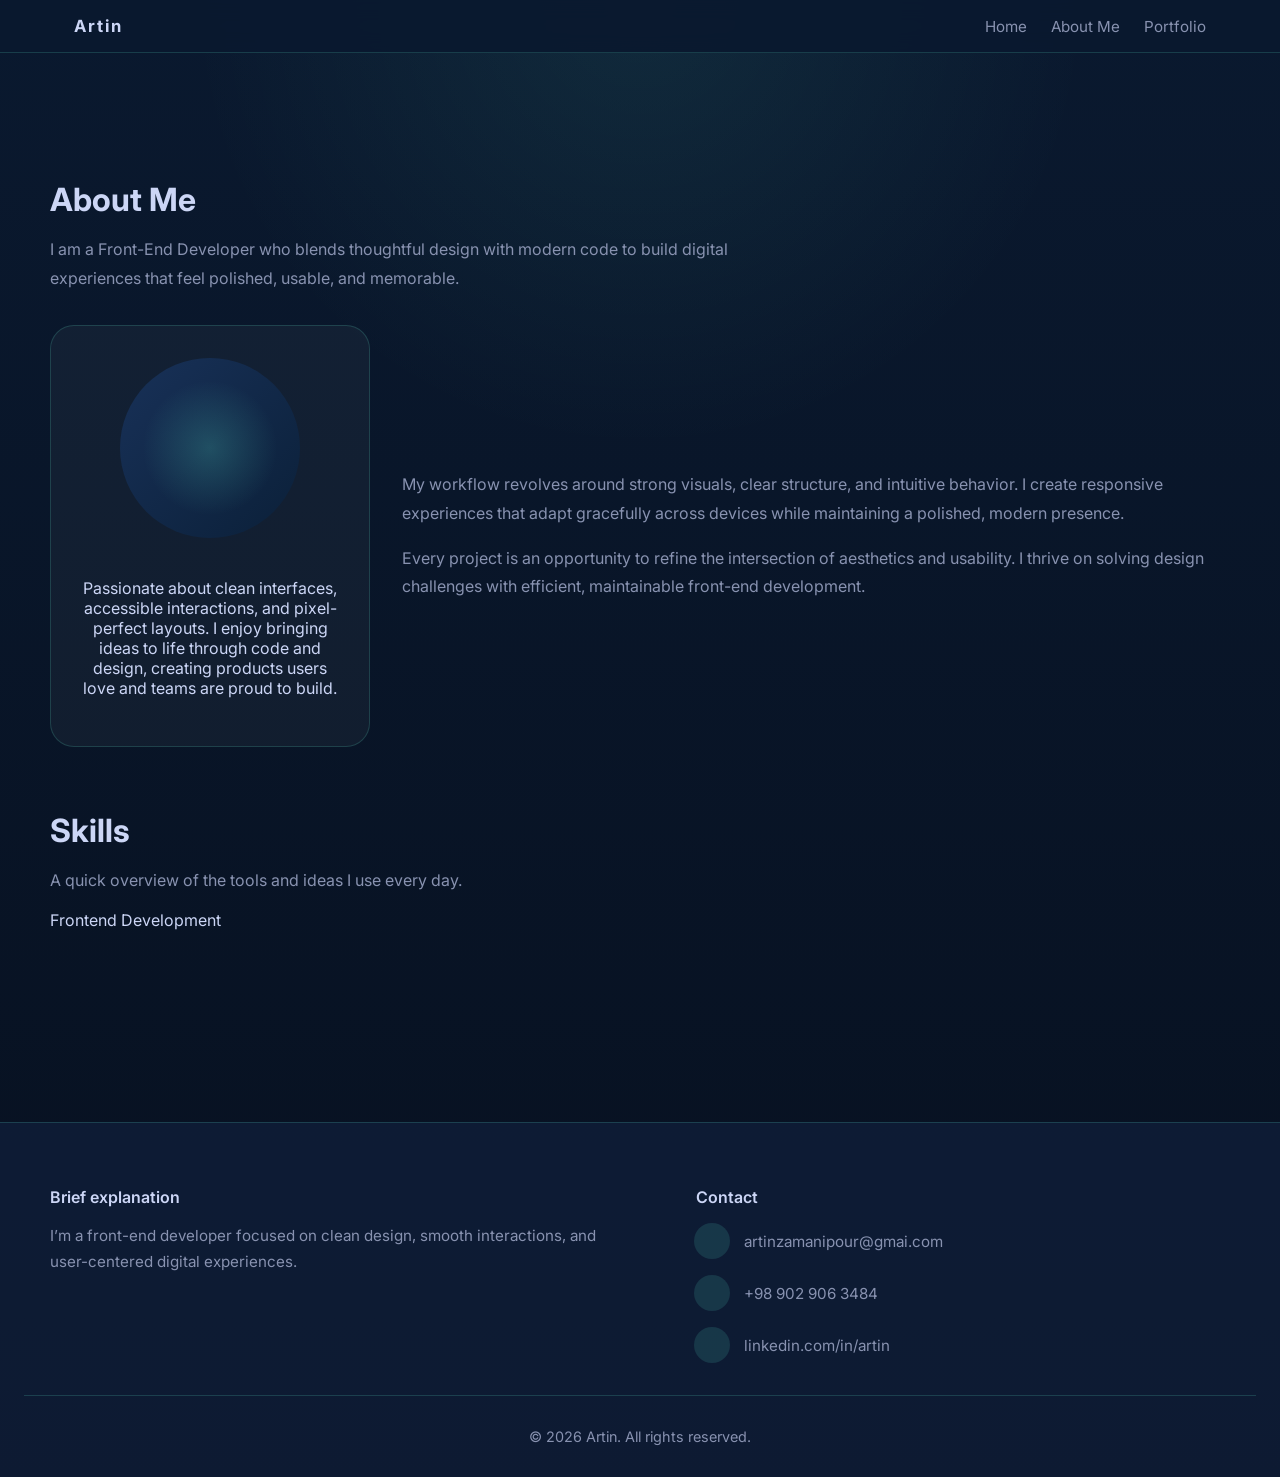
<file: aboutme.html>
﻿<!DOCTYPE html>
<html lang="en">
<head>
  <meta charset="UTF-8" />
  <meta name="viewport" content="width=device-width, initial-scale=1.0" />
  <title>About Me | Artin's Website</title>
  <link rel="preconnect" href="https://fonts.googleapis.com" />
  <link rel="preconnect" href="https://fonts.gstatic.com" crossorigin />
  <link href="https://fonts.googleapis.com/css2?family=Inter:wght@400;500;600;700&display=swap" rel="stylesheet" />
  <link rel="stylesheet" href="style.css" />
</head>
<body>
  <header>
    <div class="nav-inner">
      <div class="brand">Artin</div>
      <nav aria-label="Primary navigation">
        <a class="nav-link" href="index.html">Home</a>
        <a class="nav-link" href="aboutme.html">About Me</a>
        <a class="nav-link" href="portfolio.html">Portfolio</a>
      </nav>
    </div>
  </header>

  <main>
    <section class="section">
      <div class="section-inner">
        <h2 class="section-title">About Me</h2>
        <p class="section-subtitle">I am a Front-End Developer who blends thoughtful design with modern code to build digital experiences that feel polished, usable, and memorable.</p>
        <div class="about-grid">
          <div class="profile-card">
            <div class="profile-image" aria-hidden="true"></div>
            <p>Passionate about clean interfaces, accessible interactions, and pixel-perfect layouts. I enjoy bringing ideas to life through code and design, creating products users love and teams are proud to build.</p>
          </div>
          <div class="bio-card">
            <p>My workflow revolves around strong visuals, clear structure, and intuitive behavior. I create responsive experiences that adapt gracefully across devices while maintaining a polished, modern presence.</p>
            <p>Every project is an opportunity to refine the intersection of aesthetics and usability. I thrive on solving design challenges with efficient, maintainable front-end development.</p>
          </div>
        </div>
      </div>
      <section class="section skills-section">
      <div class="section-inner">
        <h2 class="section-title">Skills</h2>
        <p class="section-subtitle">A quick overview of the tools and ideas I use every day.</p>
        <div class="skills-rotator" aria-live="polite">
          <span class="skills-rotator-line"></span>
        </div>
      </div>
    </section>
    </section>
  </main>
  <footer class="footer">
    <div class="footer-inner">
      <div class="footer-column">
        <h3 class="footer-title">Brief explanation</h3>
        <p class="footer-text">I’m a front-end developer focused on clean design, smooth interactions, and user-centered digital experiences.</p>
      </div>
      <div class="footer-column">
        <h3 class="footer-title wwv">Contact</h3>
        <div class="footer-links footer-contact-list">
          <a class="footer-link footer-contact-item" href="mailto:artinzamanipour@gmai.com">
            <span class="contact-icon"><i class="fas fa-envelope" aria-hidden="true"></i></span>
            artinzamanipour@gmai.com
          </a>
          <a class="footer-link footer-contact-item" href="tel:+98 902 906 3484">
            <span class="contact-icon"><i class="fas fa-phone" aria-hidden="true"></i></span>
            +98 902 906 3484
          </a>
          <a class="footer-link footer-contact-item" href="https://www.linkedin.com" target="_blank" rel="noreferrer noopener">
            <span class="contact-icon"><i class="fab fa-linkedin-in" aria-hidden="true"></i></span>
            linkedin.com/in/artin
          </a>
        </div>
      </div>
    </div>
    <div class="footer-bottom">© 2026 Artin. All rights reserved.</div>
  </footer>
  <script>
      const skills = [
        'Frontend Development',
        'UI / UX Design',
        'Responsive Layouts',
        'Performance Optimization',
        'Component Systems',
        'Modern Tooling'
      ];
      const skillsLine = document.querySelector('.skills-rotator-line');
      if (skillsLine) {
        let current = 0;
        function showSkill() {
          skillsLine.classList.remove('fade-in');
          skillsLine.classList.add('fade-out');
          setTimeout(() => {
            skillsLine.textContent = skills[current];
            skillsLine.classList.remove('fade-out');
            skillsLine.classList.add('fade-in');
            current = (current + 1) % skills.length;
          }, 250);
        }
        showSkill();
        setInterval(showSkill, 3500);
      }

  </script>
</body>
</html>
</file>
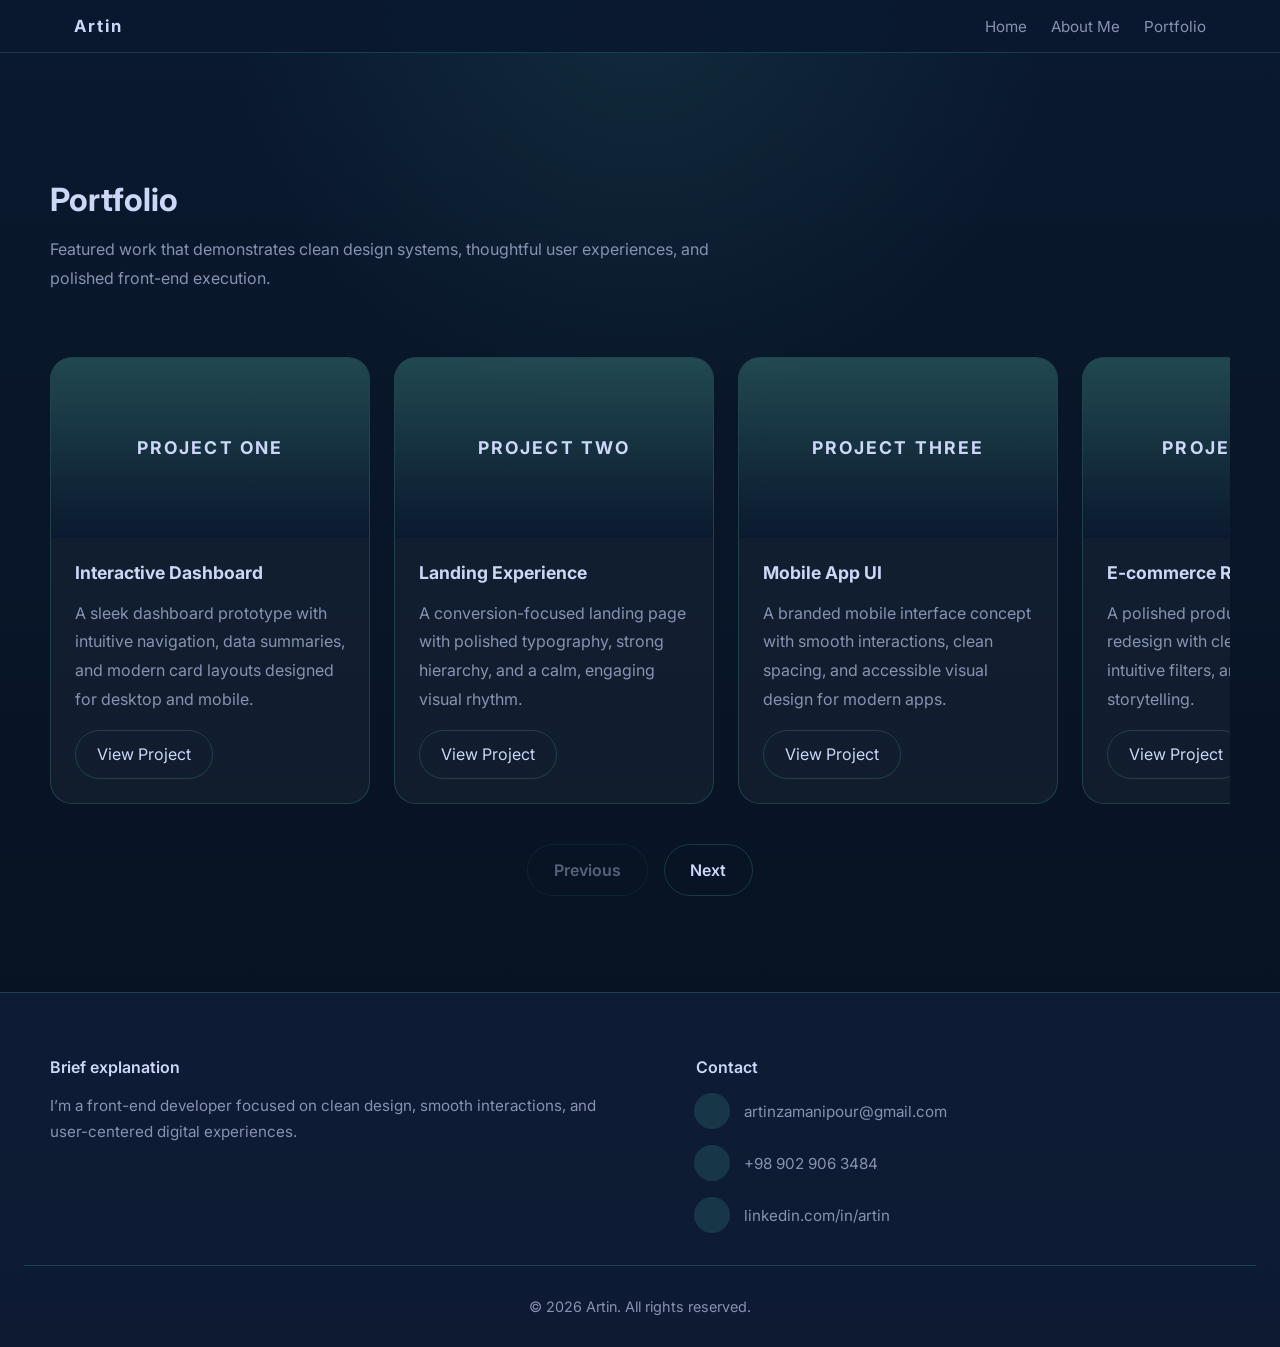
<file: portfolio.html>
﻿<!DOCTYPE html>
<html lang="en">
<head>
  <meta charset="UTF-8" />
  <meta name="viewport" content="width=device-width, initial-scale=1.0" />
  <title>Portfolio | Artin's Website</title>
  <link rel="preconnect" href="https://fonts.googleapis.com" />
  <link rel="preconnect" href="https://fonts.gstatic.com" crossorigin />
  <link href="https://fonts.googleapis.com/css2?family=Inter:wght@400;500;600;700&display=swap" rel="stylesheet" />
  <link rel="stylesheet" href="style.css" />
</head>
<body>
  <header>
    <div class="nav-inner">
      <div class="brand">Artin</div>
      <nav aria-label="Primary navigation">
        <a class="nav-link" href="index.html">Home</a>
        <a class="nav-link" href="aboutme.html">About Me</a>
        <a class="nav-link" href="portfolio.html">Portfolio</a>
      </nav>
    </div>
  </header>

  <main>
    <section class="section">
      <div class="section-inner">
        <h2 class="section-title">Portfolio</h2>
        <p class="section-subtitle">Featured work that demonstrates clean design systems, thoughtful user experiences, and polished front-end execution.</p>
        <div class="portfolio-slider-wrapper">
          <div class="portfolio-grid" id="portfolioSlider">
            <article class="project-card">
              <div class="project-image">Project One</div>
              <div class="project-content">
                <h3 class="project-title">Interactive Dashboard</h3>
                <p class="project-description">A sleek dashboard prototype with intuitive navigation, data summaries, and modern card layouts designed for desktop and mobile.</p>
                <button class="project-button" type="button">View Project</button>
              </div>
            </article>

            <article class="project-card">
              <div class="project-image">Project Two</div>
              <div class="project-content">
                <h3 class="project-title">Landing Experience</h3>
                <p class="project-description">A conversion-focused landing page with polished typography, strong hierarchy, and a calm, engaging visual rhythm.</p>
                <button class="project-button" type="button">View Project</button>
              </div>
            </article>

            <article class="project-card">
              <div class="project-image">Project Three</div>
              <div class="project-content">
                <h3 class="project-title">Mobile App UI</h3>
                <p class="project-description">A branded mobile interface concept with smooth interactions, clean spacing, and accessible visual design for modern apps.</p>
                <button class="project-button" type="button">View Project</button>
              </div>
            </article>

            <article class="project-card">
              <div class="project-image">Project Four</div>
              <div class="project-content">
                <h3 class="project-title">E-commerce Redesign</h3>
                <p class="project-description">A polished product catalog redesign with clear purchase paths, intuitive filters, and refined visual storytelling.</p>
                <button class="project-button" type="button">View Project</button>
              </div>
            </article>

            <article class="project-card">
              <div class="project-image">Project Five</div>
              <div class="project-content">
                <h3 class="project-title">Brand Website</h3>
                <p class="project-description">A modern brand site concept with bold imagery, responsive layouts, and a strong focus on user engagement.</p>
                <button class="project-button" type="button">View Project</button>
              </div>
            </article>
          </div>
          <div class="portfolio-controls">
            <button id="prevProject" class="slider-button" type="button">Previous</button>
            <button id="nextProject" class="slider-button" type="button">Next</button>
          </div>
        </div>
      </div>
    </section>
  </main>
 
   <footer class="footer">
    <div class="footer-inner">
      <div class="footer-column">
        <h3 class="footer-title">Brief explanation</h3>
        <p class="footer-text">I’m a front-end developer focused on clean design, smooth interactions, and user-centered digital experiences.</p>
      </div>
      <div class="footer-column">
        <h3 class="footer-title wwv">Contact</h3>
        <div class="footer-links footer-contact-list">
          <a class="footer-link footer-contact-item" href="mailto:artinzamanipour@gmai.com">
            <span class="contact-icon"><i class="fas fa-envelope" aria-hidden="true"></i></span>
            artinzamanipour@gmail.com
          </a>
          <a class="footer-link footer-contact-item" href="tel:+98 902 906 3484">
            <span class="contact-icon"><i class="fas fa-phone" aria-hidden="true"></i></span>
            +98 902 906 3484
          </a>
          <a class="footer-link footer-contact-item" href="https://www.linkedin.com" target="_blank" rel="noreferrer noopener">
            <span class="contact-icon"><i class="fab fa-linkedin-in" aria-hidden="true"></i></span>
            linkedin.com/in/artin
          </a>
        </div>
      </div>
    </div>
    <div class="footer-bottom">© 2026 Artin. All rights reserved.</div>
  </footer>
   <script>
  document.addEventListener('DOMContentLoaded', function () {
  // انتخاب المان‌ها با همان idهایی که داری
  const grid = document.querySelector('.portfolio-grid');
  const prevBtn = document.getElementById('prevProject');
  const nextBtn = document.getElementById('nextProject');
  const cards = document.querySelectorAll('.project-card');

  if (!grid || !prevBtn || !nextBtn || cards.length === 0) return;

  // اطمینان از overflow:hidden روی grid (بدون تغییر در CSS)
  grid.style.overflow = 'hidden';

  let currentIndex = 0;
  const totalCards = cards.length;
  const gap = 24; // همون gap-6 که توی CSS داری

  function getCardsPerView() {
    if (window.innerWidth < 768) return 1;
    if (window.innerWidth < 1024) return 2;
    return 3;
  }

  function getCardWidth() {
    const firstCard = cards[0];
    // از offsetWidth یا getBoundingClientRect استفاده می‌کنیم
    return firstCard.offsetWidth || firstCard.getBoundingClientRect().width || 300;
  }

  function updateSlider() {
    const perView = getCardsPerView();
    const maxIndex = Math.max(0, totalCards - perView);
    if (currentIndex > maxIndex) currentIndex = maxIndex;
    if (currentIndex < 0) currentIndex = 0;

    const cardWidth = getCardWidth();
    const slideWidth = cardWidth + gap;
    // مقدار translateX یکسان برای همه کارت‌ها
    const offset = -currentIndex * slideWidth;

    // به همه کارت‌ها یک transform یکسان می‌دیم (با هم حرکت می‌کنن)
    cards.forEach(card => {
      card.style.transform = `translateX(${offset}px)`;
      card.style.transition = 'transform 0.5s cubic-bezier(0.25, 0.46, 0.45, 0.94)';
    });

    // غیرفعال کردن دکمه‌ها
    prevBtn.disabled = currentIndex === 0;
    nextBtn.disabled = currentIndex >= maxIndex;
    prevBtn.style.opacity = currentIndex === 0 ? '0.4' : '1';
    nextBtn.style.opacity = currentIndex >= maxIndex ? '0.4' : '1';
  }

  // رویدادهای کلیک
  nextBtn.addEventListener('click', function () {
    const perView = getCardsPerView();
    const maxIndex = Math.max(0, totalCards - perView);
    if (currentIndex < maxIndex) {
      currentIndex++;
      updateSlider();
    }
  });

  prevBtn.addEventListener('click', function () {
    if (currentIndex > 0) {
      currentIndex--;
      updateSlider();
    }
  });

  // ریسپانسیو
  let resizeTimer;
  window.addEventListener('resize', function () {
    clearTimeout(resizeTimer);
    resizeTimer = setTimeout(function () {
      const perView = getCardsPerView();
      const maxIndex = Math.max(0, totalCards - perView);
      if (currentIndex > maxIndex) currentIndex = maxIndex;
      updateSlider();
    }, 200);
  });

  // اجرای اولیه
  window.addEventListener('load', updateSlider);
  setTimeout(updateSlider, 300);
});
</script>
</body>
</html>
</file>
<file: style.css>
﻿:root {
  color-scheme: dark;
  --bg: #0a192f;
  --surface: #112240;
  --text: #ccd6f6;
  --muted: #8892b0;
  --accent: #64ffda;
  --border: rgba(100, 255, 218, 0.16);
  scroll-behavior: smooth;
}

* {
  box-sizing: border-box;
}

html {
  scroll-behavior: smooth;
}

body {
  margin: 0;
  min-height: 100vh;
  font-family: "Inter", system-ui, sans-serif;
  background: radial-gradient(circle at top, rgba(100, 255, 218, 0.08), transparent 28%), linear-gradient(180deg, #0a192f 0%, #07101f 100%);
  color: var(--text);
}

a {
  color: inherit;
}

button {
  font: inherit;
  cursor: pointer;
}

header {
  position: fixed;
  inset: 0 0 auto 0;
  z-index: 10;
  background: rgba(10, 25, 47, 0.94);
  border-bottom: 1px solid var(--border);
  backdrop-filter: blur(10px);
}

.nav-inner {
  max-width: 1180px;
  margin: 0 auto;
  padding: 1rem 1.5rem;
  display: flex;
  align-items: center;
  justify-content: space-between;
  gap: 1rem;
}

.brand {
  font-size: 1.05rem;
  font-weight: 700;
  letter-spacing: 0.12em;
}

nav {
  display: flex;
  gap: 1.5rem;
  flex-wrap: wrap;
}

.nav-link {
  color: var(--muted);
  font-size: 0.95rem;
  text-decoration: none;
  transition: color 180ms ease;
}

.nav-link:hover,
.nav-link:focus-visible {
  color: var(--accent);
}

main {
  padding-top: 84px;
}

.section {
  padding: 6rem 1.5rem;
}

.section-inner {
  max-width: 1180px;
  margin: 0 auto;
}

.hero {
  position: relative;
  min-height: calc(100vh - 84px);
  display: flex;
  align-items: center;
  justify-content: flex-start;
  padding: 0 1.5rem;
  overflow: hidden;
}

.hero-bg {
  position: absolute;
  inset: 0;
  z-index: 0;
  overflow: hidden;
  background: linear-gradient(180deg, rgba(10, 25, 47, 0.9), rgba(10, 25, 47, 0.95));
}

.hero-video {
  position: absolute;
  inset: 0;
  width: 100%;
  height: 100%;
  object-fit: cover;
  opacity: 0.65;
  filter: brightness(0.55) saturate(0.95);
}

.hero-overlay {
  position: absolute;
  inset: 0;
  background: linear-gradient(180deg, rgba(10, 25, 47, 0.45), rgba(10, 25, 47, 0.85));
  pointer-events: none;
}

.hero-layout {
  position: relative;
  z-index: 1;
  width: 100%;
  max-width: 1180px;
  display: grid;
  grid-template-columns: minmax(0, 1fr) minmax(320px, 360px);
  gap: 3rem;
  align-items: start;
  margin-left: 2rem;
}

.hero-content {
  justify-self: start;
  text-align: left;
  max-width: 700px;
  width: 100%;
}

.hero-title {
  margin: 0;
  font-size: clamp(3rem, 6vw, 5.2rem);
  line-height: 1;
  letter-spacing: -0.05em;
}

.hero-subtitle {
  margin: 2.2rem 0 1rem;
  font-size: 1.15rem;
  color: var(--muted);
  line-height: 1.8;
  max-width: 640px;
  white-space: nowrap;
  overflow: hidden;
  border-right: 2px solid rgba(100, 255, 218, 0.75);
  animation: typewriter 4.5s steps(40,end) 1, blink-caret 700ms step-end infinite;
}

.hero-text {
  margin: 0;
  max-width: 680px;
  color: var(--muted);
  font-size: 1rem;
  line-height: 1.8;
  
}

@keyframes typewriter {
  from { width: 0; }
  to { width: 100%; }
}

@keyframes blink-caret {
  50% { border-color: transparent; }
}

.hero-card {
  position: relative;
  right: auto;
  bottom: auto;
  width: 100%;
  max-width: 360px;
  padding: 1.5rem;
  border-radius: 26px;
  border: 1px solid rgba(100, 255, 218, 0.18);
  background: rgba(255, 255, 255, 0.08);
  box-shadow: 0 24px 60px rgba(100, 255, 218, 0.12);
  backdrop-filter: blur(20px);
  color: #eef6ff;
  z-index: 1;
}

.hero-card {
  align-self: start;
}

.hero-card-top {
  display: flex;
  align-items: center;
  justify-content: space-between;
  gap: 0.75rem;
  margin-bottom: 1rem;
}

.hero-card-label {
  font-size: 0.72rem;
  letter-spacing: 0.26em;
  text-transform: uppercase;
  color: #8ee9d4;
}

.hero-card-chip {
  font-size: 0.75rem;
  padding: 0.35rem 0.85rem;
  border-radius: 999px;
  background: rgba(94, 234, 212, 0.14);
  color: #d6fff2;
}

.hero-card-body {
  display: flex;
  gap: 1rem;
  align-items: center;
}

.hero-card-thumb {
  width: 60px;
  height: 60px;
  display: grid;
  place-items: center;
  border-radius: 22px;
  background: rgba(255, 255, 255, 0.12);
  border: 1px solid rgba(255, 255, 255, 0.12);
  color: #64ffda;
}

.hero-card h3 {
  margin: 0;
  font-size: 1rem;
  line-height: 1.3;
  color: #f5f8ff;
}

.hero-card p {
  margin: 0.5rem 0 0;
  color: #d3e3ff;
  font-size: 0.95rem;
  line-height: 1.7;
}

.hero-card-link {
  display: inline-flex;
  margin-top: 1rem;
  color: #64ffda;
  font-weight: 600;
  text-decoration: none;
  border-bottom: 1px solid transparent;
  transition: border-color 180ms ease;
}

.hero-card-link:hover,
.hero-card-link:focus-visible {
  border-color: #f472b6;
}

.social-row {
  margin-top: 2.5rem;
  display: flex;
  justify-content: flex-start;
  gap: 1rem;
  flex-wrap: wrap;
}

.skills-section {
  padding-top: 4rem;
}

.skills-inner {
  display: grid;
  grid-template-columns: 1fr 360px;
  gap: 2rem;
  align-items: start;
}

.skills-panel {
  position: relative;
  min-height: 240px;
  padding: 2rem;
  border-radius: 28px;
  border: 1px solid rgba(100, 255, 218, 0.16);
  background: rgba(255, 255, 255, 0.05);
  overflow: hidden;
}

.skills-list {
  display: grid;
  gap: 1rem;
  animation: skills-scroll 5s linear infinite;
}

.skills-list span {
  display: inline-block;
  font-size: 1.05rem;
  color: #e4f2ff;
  opacity: 0.95;
}

@keyframes skills-scroll {
  0%, 16% { transform: translateY(0); }
  20%, 36% { transform: translateY(-100%); }
  40%, 56% { transform: translateY(-200%); }
  60%, 76% { transform: translateY(-300%); }
  80%, 96% { transform: translateY(-400%); }
  100% { transform: translateY(0); }
}

@media (max-width: 920px) {
  .hero-layout,
  .skills-inner {
    grid-template-columns: 1fr;
  }

  .hero {
    justify-content: center;
  }

  .social-row {
    justify-content: center;
  }
}

@media (max-width: 620px) {
  .hero {
    padding: 0 1rem;
  }

  .hero-subtitle {
    display: block;
    white-space: normal;
    overflow: visible;
    border-right: none;
    animation: none;
  }

  .skills-inner {
    gap: 1.5rem;
  }
}

.social-link {
  width: 48px;
  height: 48px;
  display: inline-flex;
  align-items: center;
  justify-content: center;
  border: 1px solid var(--border);
  border-radius: 50%;
  transition: transform 180ms ease, border-color 180ms ease, color 180ms ease;
  color: var(--text);
}

.social-link:hover,
.social-link:focus-visible {
  transform: translateY(-3px);
  border-color: var(--accent);
  color: var(--accent);
}

.section-title {
  font-size: 2rem;
  margin: 0 0 1rem;
}

.section-subtitle {
  max-width: 720px;
  color: var(--muted);
  line-height: 1.8;
  margin-top: 1rem;
}

.about-grid {
  display: grid;
  gap: 2rem;
  grid-template-columns: minmax(0, 320px) 1fr;
  align-items: center;
  margin-top: 2rem;
}

.profile-card {
  display: flex;
  flex-direction: column;
  align-items: center;
  text-align: center;
  gap: 1.5rem;
  padding: 2rem;
  border-radius: 24px;
  background: rgba(255, 255, 255, 0.04);
  border: 1px solid var(--border);
}

.profile-image {
  width: 180px;
  height: 180px;
  border-radius: 50%;
  background: linear-gradient(135deg, #183158, #0b2039);
  display: grid;
  place-items: center;
  position: relative;
  overflow: hidden;
}

.profile-image::before {
  content: "";
  width: 140px;
  height: 140px;
  border-radius: 50%;
  background: radial-gradient(circle, rgba(100,255,218,0.18) 0%, transparent 68%);
}

.bio-card {
  display: grid;
  gap: 1rem;
}

.bio-card p {
  margin: 0;
  color: var(--muted);
  line-height: 1.8;
}

.portfolio-slider-wrapper {
  margin-top: 2rem;
  height: auto;
}

.portfolio-grid {
  display: flex;
  gap: 1.5rem;
  overflow-x: auto;
  padding-bottom: 1rem;
  scroll-snap-type: x mandatory;
  -webkit-overflow-scrolling: touch;
  scrollbar-width: none;
  margin-top: 2rem;
}

.portfolio-grid::-webkit-scrollbar {
  display: none;
}

.project-card {
  background: rgba(255, 255, 255, 0.04);
  border: 1px solid var(--border);
  border-radius: 22px;
  overflow: hidden;
  display: flex;
  flex-direction: column;
  transition: transform 180ms ease, border-color 180ms ease;
  min-width: 320px;
  flex: 0 0 320px;
  scroll-snap-align: start;
  margin-top: 2rem;
}

.project-card:hover,
.project-card:focus-within {
  transform: translateY(-4px);
  border-color: var(--accent);
}

.project-image {
  min-height: 180px;
  background: linear-gradient(180deg, rgba(100, 255, 218, 0.18), rgba(10, 25, 47, 0.95));
  display: grid;
  place-items: center;
  color: var(--text);
  font-weight: 700;
  font-size: 1.1rem;
  text-transform: uppercase;
  letter-spacing: 0.12em;
}

.project-content {
  padding: 1.5rem;
  display: flex;
  flex-direction: column;
  gap: 1rem;
  flex: 1;
}

.portfolio-controls {
  display: flex;
  justify-content: center;
  gap: 1rem;
  margin-top: 1.5rem;
}

.slider-button {
  padding: 0.95rem 1.6rem;
  border: 1px solid var(--border);
  border-radius: 999px;
  background: transparent;
  color: var(--text);
  font-weight: 600;
  transition: background 180ms ease, border-color 180ms ease, transform 180ms ease;
}

.slider-button:hover,
.slider-button:focus-visible {
  background: rgba(100, 255, 218, 0.12);
  border-color: var(--accent);
  color: var(--accent);
  transform: translateY(-2px);
}

.project-title {
  margin: 0;
  font-size: 1.1rem;
}

.project-description {
  margin: 0;
  color: var(--muted);
  line-height: 1.8;
  flex: 1;
}

.project-button {
  align-self: start;
  padding: 0.85rem 1.3rem;
  border: 1px solid var(--border);
  border-radius: 999px;
  background: transparent;
  color: var(--text);
  transition: background 180ms ease, color 180ms ease, transform 180ms ease;
}

.project-button:hover,
.project-button:focus-visible {
  background: rgba(100, 255, 218, 0.12);
  color: var(--accent);
  transform: translateY(-2px);
}

.footer {
  background: rgba(17, 34, 64, 0.6);
  border-top: 1px solid var(--border);
  padding: 4rem 1.5rem 2rem;
  
}

.footer-inner {
  max-width: 1180px;
  margin: 0 auto;
  display: flex;
  justify-content: space-between;
  align-items: flex-start;
  gap: 3rem;
}

.footer-column {
  flex: 1;
  min-width: 220px;
  display: flex;
  flex-direction: column;
  gap: 1rem;
}

.footer-title {
  margin: 0;
  font-size: 1rem;
  font-weight: 600;
  color: var(--text);
}

.footer-text {
  margin: 0;
  color: var(--muted);
  font-size: 0.95rem;
  line-height: 1.7;
}

.footer-links {
  display: flex;
  flex-direction: column;
  gap: 0.8rem;
}

.footer-link {
  color: var(--muted);
  text-decoration: none;
  font-size: 0.95rem;
  transition: color 180ms ease;
}

.footer-link:hover,
.footer-link:focus-visible {
  color: var(--accent);
}

.footer-contact-list {
  display: grid;
  gap: 1rem;
  margin-left: 30px;
}
.wwv{
    margin-left: 32px;
}

.footer-contact-item {
  display: flex;
  align-items: center;
  gap: 0.9rem;
}

.contact-icon {
  width: 36px;
  height: 36px;
  display: inline-flex;
  align-items: center;
  justify-content: center;
  border-radius: 50%;
  background: rgba(100, 255, 218, 0.12);
  color: var(--accent);
}

.footer-bottom {
  text-align: center;
  color: var(--muted);
  font-size: 0.9rem;
  margin-top: 2rem;
  padding-top: 2rem;
  border-top: 1px solid var(--border);
}


@media (max-width: 1024px) {
  .nav-inner {
    padding: 0.8rem 1.2rem;
  }

  .section {
    padding: 4rem 1.2rem;
  }

  .project-card {
    min-width: 320px;
    flex: 0 0 320px;
  }
}

@media (max-width: 768px) {
  .nav-inner {
    flex-direction: row;
    padding: 0.8rem 1rem;
    gap: 0.8rem;
  }

  nav {
    gap: 1rem;
  }

  .brand {
    font-size: 0.95rem;
  }

  .nav-link {
    font-size: 0.85rem;
  }

  .hero {
    min-height: calc(100vh - 70px);
    padding: 1.5rem;
  }

  .hero-title {
    font-size: clamp(2.2rem, 7vw, 4rem);
  }

  .hero-subtitle {
    font-size: 1rem;
  }

  .hero-text {
    font-size: 0.95rem;
  }

  .section {
    padding: 3.5rem 1rem;
  }

  .section-title {
    font-size: 1.65rem;
  }

  .section-subtitle {
    font-size: 0.95rem;
  }

  .about-grid {
    grid-template-columns: 1fr;
    gap: 2rem;
  }

  .profile-image {
    width: 140px;
    height: 140px;
  }

  .profile-image::before {
    width: 110px;
    height: 110px;
  }

  .project-card {
    min-width: 280px;
    flex: 0 0 280px;
  }

  .project-image {
    min-height: 160px;
  }

  .project-content {
    padding: 1.5rem;
  }

  .portfolio-grid {
    gap: 1.2rem;
    padding-bottom: 1.5rem;
  }

  .portfolio-controls {
    gap: 0.8rem;
  }

  .slider-button {
    padding: 0.8rem 1.3rem;
    font-size: 0.9rem;
  }

  .footer {
    padding: 3rem 1rem 1.5rem;
    margin-top: 2rem;
  }

  .footer-inner {
    gap: 2rem;
    flex-direction: column;
  }

  .footer-column {
    min-width: auto;
  }

  .footer-title {
    font-size: 0.95rem;
  }

  .footer-text {
    font-size: 0.9rem;
  }

  .footer-contact-item {
    gap: 0.7rem;
  }

  .contact-icon {
    width: 32px;
    height: 32px;
    font-size: 0.9rem;
  }
}

@media (max-width: 480px) {
  header {
    padding: 0;
  }

  .nav-inner {
    flex-direction: column;
    padding: 0.8rem 1rem;
    gap: 0.5rem;
    align-items: flex-start;
  }

  nav {
    width: 100%;
    gap: 0.8rem;
    flex-wrap: wrap;
  }

  .brand {
    font-size: 0.9rem;
    width: 100%;
  }

  .nav-link {
    font-size: 0.8rem;
    padding: 0.4rem 0.8rem;
  }

  main {
    padding-top: 70px;
  }

  .hero {
    min-height: calc(100vh - 70px);
    padding: 1rem;
    justify-content: center;
  }

  .hero-content {
    max-width: 100%;
  }

  .hero-title {
    font-size: clamp(1.8rem, 8vw, 3rem);
    line-height: 1.1;
  }

  .hero-subtitle {
    font-size: 0.9rem;
    margin: 1rem 0 0.5rem;
  }

  .hero-text {
    font-size: 0.85rem;
    line-height: 1.6;
    margin: 0;
  }

  .social-row {
    margin-top: 1.5rem;
    gap: 0.8rem;
  }

  .social-link {
    width: 40px;
    height: 40px;
  }

  .section {
    padding: 2.5rem 0.9rem;
  }

  .section-inner {
    max-width: 100%;
    padding: 0;
  }

  .section-title {
    font-size: 1.4rem;
    margin-bottom: 0.8rem;
  }

  .section-subtitle {
    font-size: 0.88rem;
    max-width: 100%;
    margin-top: 0.5rem;
  }

  .about-grid {
    grid-template-columns: 1fr;
    gap: 1.5rem;
    margin-top: 1.5rem;
  }

  .profile-card {
    padding: 1.5rem;
    gap: 1rem;
    border-radius: 16px;
  }

  .profile-image {
    width: 120px;
    height: 120px;
  }

  .profile-image::before {
    width: 95px;
    height: 95px;
  }

  .bio-card {
    gap: 0.8rem;
  }

  .bio-card p {
    font-size: 0.88rem;
    line-height: 1.6;
  }

  .portfolio-slider-wrapper {
    margin-top: 1.5rem;
  }

  .portfolio-grid {
    gap: 1rem;
    margin-top: 1.5rem;
    padding-bottom: 1rem;
  }

  .project-card {
    min-width: 260px;
    flex: 0 0 260px;
    border-radius: 16px;
  }

  .project-image {
    min-height: 140px;
    font-size: 0.95rem;
  }

  .project-content {
    padding: 1.2rem;
    gap: 0.8rem;
  }

  .project-title {
    font-size: 1rem;
  }

  .project-description {
    font-size: 0.85rem;
  }

  .project-button {
    padding: 0.7rem 1rem;
    font-size: 0.85rem;
  }

  .portfolio-controls {
    gap: 0.6rem;
    margin-top: 1rem;
  }

  .slider-button {
    padding: 0.7rem 1.1rem;
    font-size: 0.85rem;
  }

  .footer {
    padding: 2rem 0.9rem 1rem;
    margin-top: 2rem;
  }

  .footer-inner {
    flex-direction: column;
    gap: 1.5rem;
  }

  .footer-column {
    min-width: auto;
  }

  .footer-title {
    font-size: 0.9rem;
    margin-bottom: 0.5rem;
  }

  .footer-text {
    font-size: 0.85rem;
    line-height: 1.5;
  }

  .footer-links {
    gap: 0.6rem;
  }

  .footer-link {
    font-size: 0.85rem;
  }

  .footer-contact-list {
    gap: 0.8rem;
  }

  .footer-contact-item {
    gap: 0.6rem;
    font-size: 0.85rem;
  }

  .contact-icon {
    width: 30px;
    height: 30px;
    min-width: 30px;
    font-size: 0.85rem;
  }

  .footer-bottom {
    font-size: 0.8rem;
    margin-top: 1.5rem;
    padding-top: 1.5rem;
  }
}
</file>
